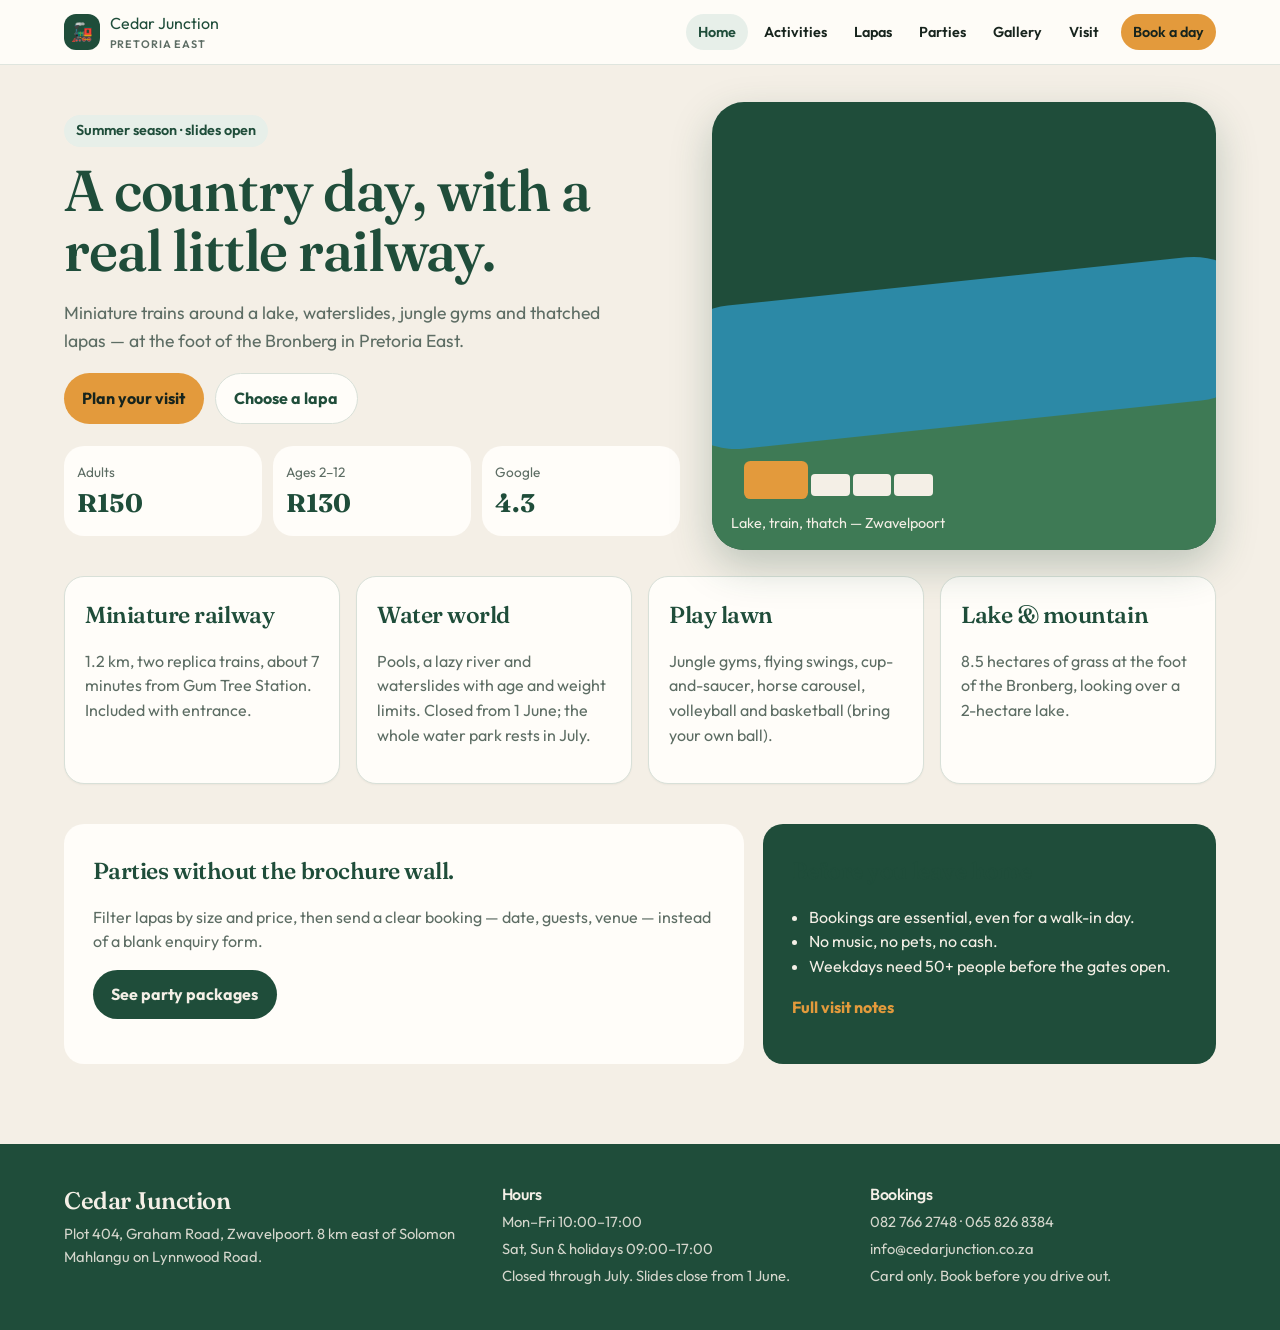
<file: docs/index.html>
<!DOCTYPE html>
<html lang="en">
<head>
  <meta charset="utf-8" />
  <meta name="viewport" content="width=device-width, initial-scale=1" />
  <title>Cedar Junction · Pretoria East</title>
  <link rel="preconnect" href="https://fonts.googleapis.com" />
  <link href="https://fonts.googleapis.com/css2?family=Fraunces:opsz,wght@9..144,560&family=Outfit:wght@400;600;700&display=swap" rel="stylesheet" />
  <link rel="stylesheet" href="css/styles.css" />
</head>
<body data-page="home">
  <main class="wrap">
    <section class="hero">
      <div>
        <p class="pill">Summer season · slides open</p>
        <h1>A country day, with a real little railway.</h1>
        <p class="lede">Miniature trains around a lake, waterslides, jungle gyms and thatched lapas — at the foot of the Bronberg in Pretoria East.</p>
        <div class="row">
          <a class="btn gold" href="book.html">Plan your visit</a>
          <a class="btn ghost" href="venues.html">Choose a lapa</a>
        </div>
        <dl class="stats">
          <div class="stat"><span>Adults</span><strong>R150</strong></div>
          <div class="stat"><span>Ages 2–12</span><strong>R130</strong></div>
          <div class="stat"><span>Google</span><strong>4.3</strong></div>
        </dl>
      </div>
      <div class="stage" aria-hidden="true">
        <div class="grass"></div>
        <div class="lake"></div>
        <div class="train"><span class="engine"></span><span class="car"></span><span class="car"></span><span class="car"></span></div>
        <p>Lake, train, thatch — Zwavelpoort</p>
      </div>
    </section>
    <section class="grid4" id="attractions"></section>
    <section class="split">
      <div class="panel">
        <h2>Parties without the brochure wall.</h2>
        <p class="muted">Filter lapas by size and price, then send a clear booking — date, guests, venue — instead of a blank enquiry form.</p>
        <p><a class="btn cedar" href="packages.html">See party packages</a></p>
      </div>
      <div class="panel dark">
        <h2>Before you leave home</h2>
        <ul>
          <li>Bookings are essential, even for a walk-in day.</li>
          <li>No music, no pets, no cash.</li>
          <li>Weekdays need 50+ people before the gates open.</li>
        </ul>
        <a href="visit.html">Full visit notes</a>
      </div>
    </section>
  </main>
  <script src="js/data.js"></script>
  <script src="js/site.js"></script>
  <script>
    document.getElementById("attractions").innerHTML = CJ.attractions.map(([name, detail]) =>
      `<article class="card"><h2>${name}</h2><p class="muted">${detail}</p></article>`).join("");
  </script>
</body>
</html>
</file>
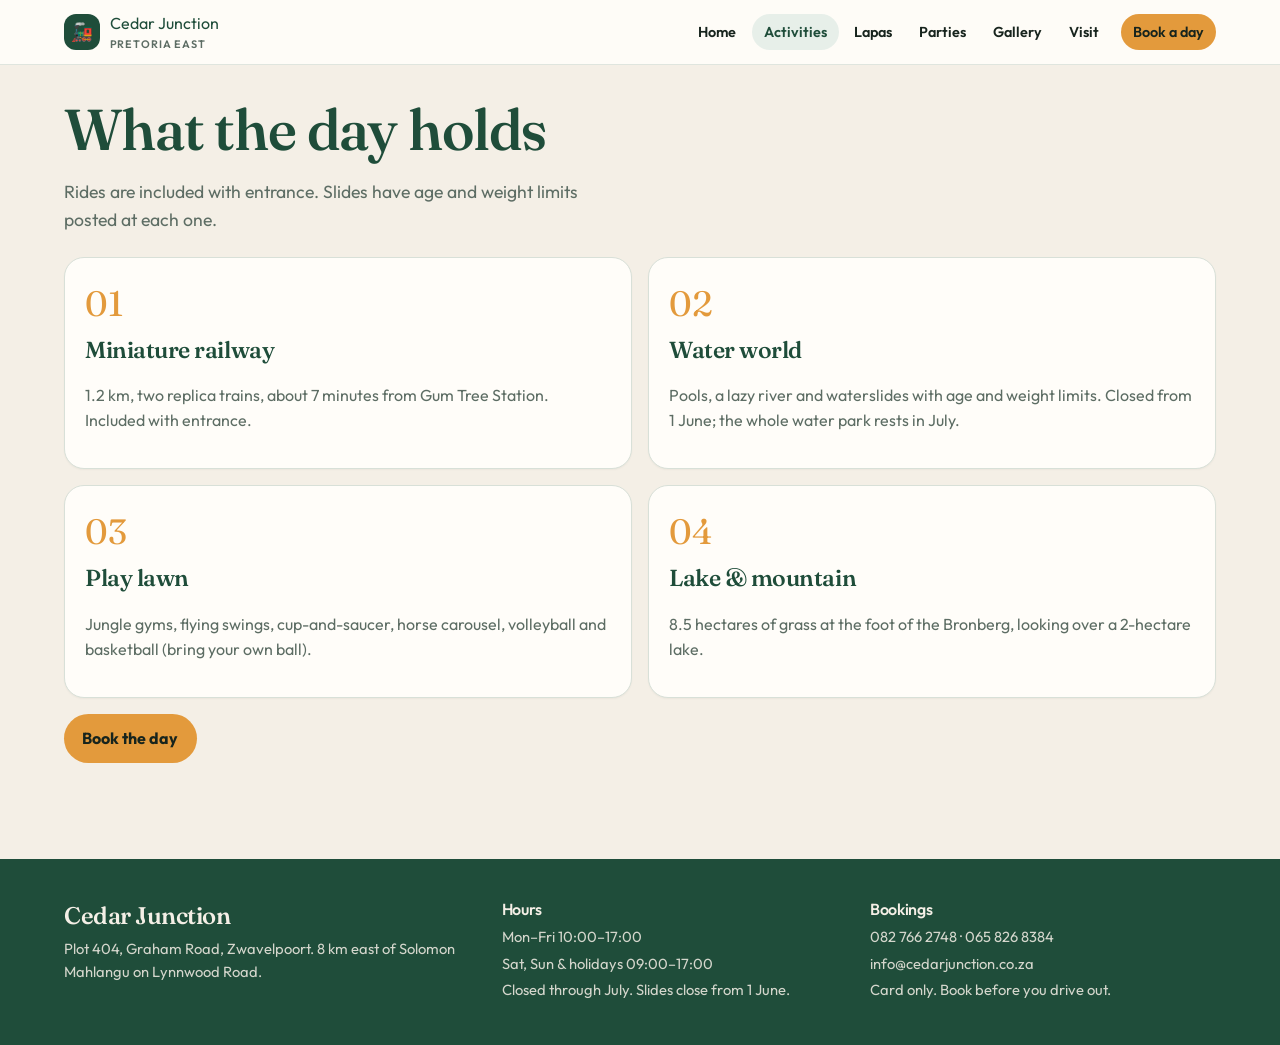
<file: docs/activities.html>
<!DOCTYPE html>
<html lang="en">
<head>
  <meta charset="utf-8" />
  <meta name="viewport" content="width=device-width, initial-scale=1" />
  <title>Activities · Cedar Junction</title>
  <link href="https://fonts.googleapis.com/css2?family=Fraunces:opsz,wght@9..144,560&family=Outfit:wght@400;600;700&display=swap" rel="stylesheet" />
  <link rel="stylesheet" href="css/styles.css" />
</head>
<body data-page="activities">
  <main class="wrap">
    <h1>What the day holds</h1>
    <p class="lede">Rides are included with entrance. Slides have age and weight limits posted at each one.</p>
    <ol class="grid2" id="list" style="list-style:none;padding:0"></ol>
    <p><a class="btn gold" href="book.html">Book the day</a></p>
  </main>
  <script src="js/data.js"></script>
  <script src="js/site.js"></script>
  <script>
    document.getElementById("list").innerHTML = CJ.attractions.map(([name, detail], i) =>
      `<li class="card"><span class="num">${String(i + 1).padStart(2, "0")}</span><h2>${name}</h2><p class="muted">${detail}</p></li>`).join("");
  </script>
</body>
</html>
</file>
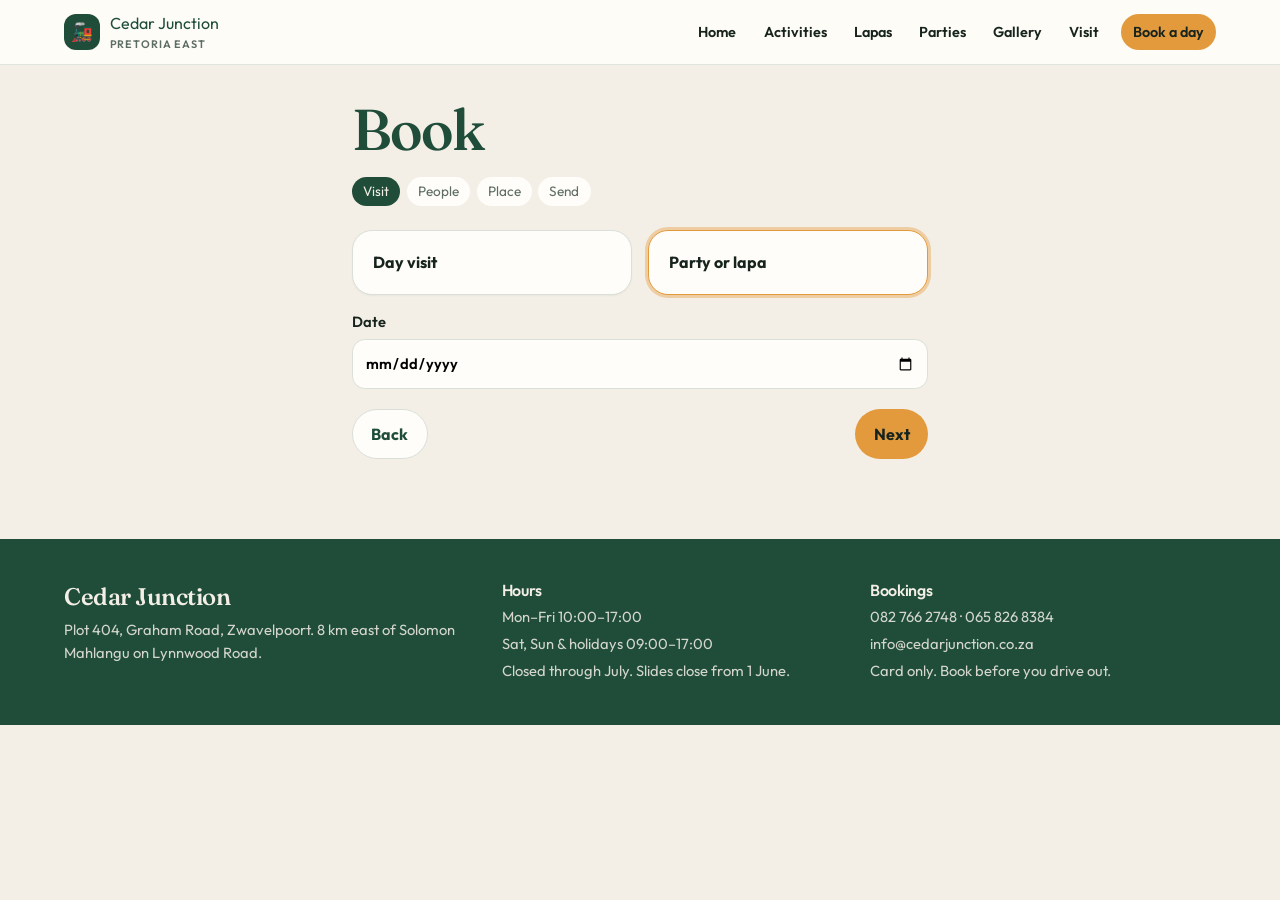
<file: docs/book.html>
<!DOCTYPE html>
<html lang="en">
<head>
  <meta charset="utf-8" />
  <meta name="viewport" content="width=device-width, initial-scale=1" />
  <title>Book · Cedar Junction</title>
  <link href="https://fonts.googleapis.com/css2?family=Fraunces:opsz,wght@9..144,560&family=Outfit:wght@400;600;700&display=swap" rel="stylesheet" />
  <link rel="stylesheet" href="css/styles.css" />
</head>
<body data-page="book">
  <main class="wrap" style="max-width:36rem" id="app"></main>
  <script src="js/data.js"></script>
  <script src="js/site.js"></script>
  <script>
    const params = new URLSearchParams(location.search);
    const steps = ["Visit", "People", "Place", "Send"];
    const state = {
      step: 0,
      kind: "Party or lapa",
      date: "",
      adults: 4,
      children: 6,
      venueId: params.get("venue") || "lapa-6",
      name: "",
      phone: "",
      note: "",
      ref: null
    };
    const app = document.getElementById("app");
    function venue() { return CJ.venues.find((v) => v.id === state.venueId) || CJ.venues[0]; }
    function entrance() { return state.adults * 150 + state.children * 130; }

    function render() {
      if (state.ref) {
        app.innerHTML = `<section class="center"><p class="price">Request received</p><h1>We’ll confirm ${state.ref}</h1><p class="muted">This is a request, not a paid ticket. Call 082 766 2748 if your date is inside 48 hours. Keep your reference for the gate.</p></section>`;
        return;
      }
      const v = venue();
      const guests = state.adults + state.children;
      let body = "";
      if (state.step === 0) {
        body = `<div class="grid2">
          ${["Day visit", "Party or lapa"].map((k) => `<button class="card ${state.kind === k ? "on" : ""}" data-kind="${k}" type="button"><strong>${k}</strong></button>`).join("")}
        </div>
        <label style="margin-top:1rem">Date<input type="date" id="date" value="${state.date}" /></label>`;
      } else if (state.step === 1) {
        body = `<div class="grid2">
          ${[["Adults", "adults"], ["Children 2–12", "children"]].map(([label, key]) => `
            <div class="card"><p class="muted">${label}</p><div class="count">
              <button type="button" data-dec="${key}">−</button>
              <span class="display" style="font-size:2rem;color:var(--cedar)">${state[key]}</span>
              <button type="button" data-inc="${key}">+</button>
            </div></div>`).join("")}
          <p class="muted" style="grid-column:1/-1">Entrance estimate R${entrance()}. Public-holiday rates are higher and confirmed with your booking.</p>
        </div>`;
      } else if (state.step === 2) {
        body = state.kind === "Day visit"
          ? `<p class="card">No lapa hire. Arrive early on busy days — a day booking does not guarantee a spot if the park is full.</p>`
          : `<label>Venue for ${guests} people<select id="venue">${CJ.venues.map((item) => `<option value="${item.id}" ${item.id === state.venueId ? "selected" : ""}>${item.name} · ${item.capacity} · R${item.price}</option>`).join("")}</select></label>`;
      } else {
        body = `<label>Your name<input id="name" value="${state.name}" /></label>
          <label style="margin-top:.6rem">Mobile<input id="phone" value="${state.phone}" /></label>
          <label style="margin-top:.6rem">Note<textarea id="note" rows="3">${state.note}</textarea></label>
          <div class="summary">
            <p>${state.kind} · ${state.date || "date TBC"} · ${state.adults} adults, ${state.children} children</p>
            ${state.kind === "Party or lapa" ? `<p>${v.name} hire R${v.price}</p>` : ""}
            <p>Entrance estimate R${entrance()}</p>
          </div>`;
      }
      app.innerHTML = `<h1>Book</h1>
        <div class="steps">${steps.map((s, i) => `<span class="${i === state.step ? "on" : ""}">${s}</span>`).join("")}</div>
        ${body}
        <div class="row" style="justify-content:space-between">
          <button class="btn ghost" type="button" id="back" ${state.step === 0 ? "disabled" : ""}>Back</button>
          ${state.step < 3
            ? `<button class="btn gold" type="button" id="next">Next</button>`
            : `<button class="btn cedar" type="button" id="send" ${!state.name || !state.phone ? "disabled" : ""}>Send request</button>`}
        </div>`;
    }

    app.addEventListener("click", (e) => {
      const b = e.target.closest("button");
      if (!b) return;
      if (b.dataset.kind) state.kind = b.dataset.kind;
      if (b.dataset.inc) state[b.dataset.inc] += 1;
      if (b.dataset.dec) state[b.dataset.dec] = Math.max(0, state[b.dataset.dec] - 1);
      if (b.id === "back") state.step = Math.max(0, state.step - 1);
      if (b.id === "next") state.step += 1;
      if (b.id === "send") {
        state.ref = "CJ-" + String(Date.now()).slice(-6);
        const record = { ...state, venue: venue().name, entrance: entrance() };
        const prev = JSON.parse(localStorage.getItem("cj-bookings") || "[]");
        localStorage.setItem("cj-bookings", JSON.stringify([record, ...prev].slice(0, 12)));
      }
      sync();
      render();
    });
    app.addEventListener("change", sync);
    app.addEventListener("input", sync);
    function sync() {
      const date = document.getElementById("date");
      const venueSel = document.getElementById("venue");
      const name = document.getElementById("name");
      const phone = document.getElementById("phone");
      const note = document.getElementById("note");
      if (date) state.date = date.value;
      if (venueSel) state.venueId = venueSel.value;
      if (name) state.name = name.value;
      if (phone) state.phone = phone.value;
      if (note) state.note = note.value;
      const send = document.getElementById("send");
      if (send) send.disabled = !state.name || !state.phone;
    }
    render();
  </script>
</body>
</html>
</file>
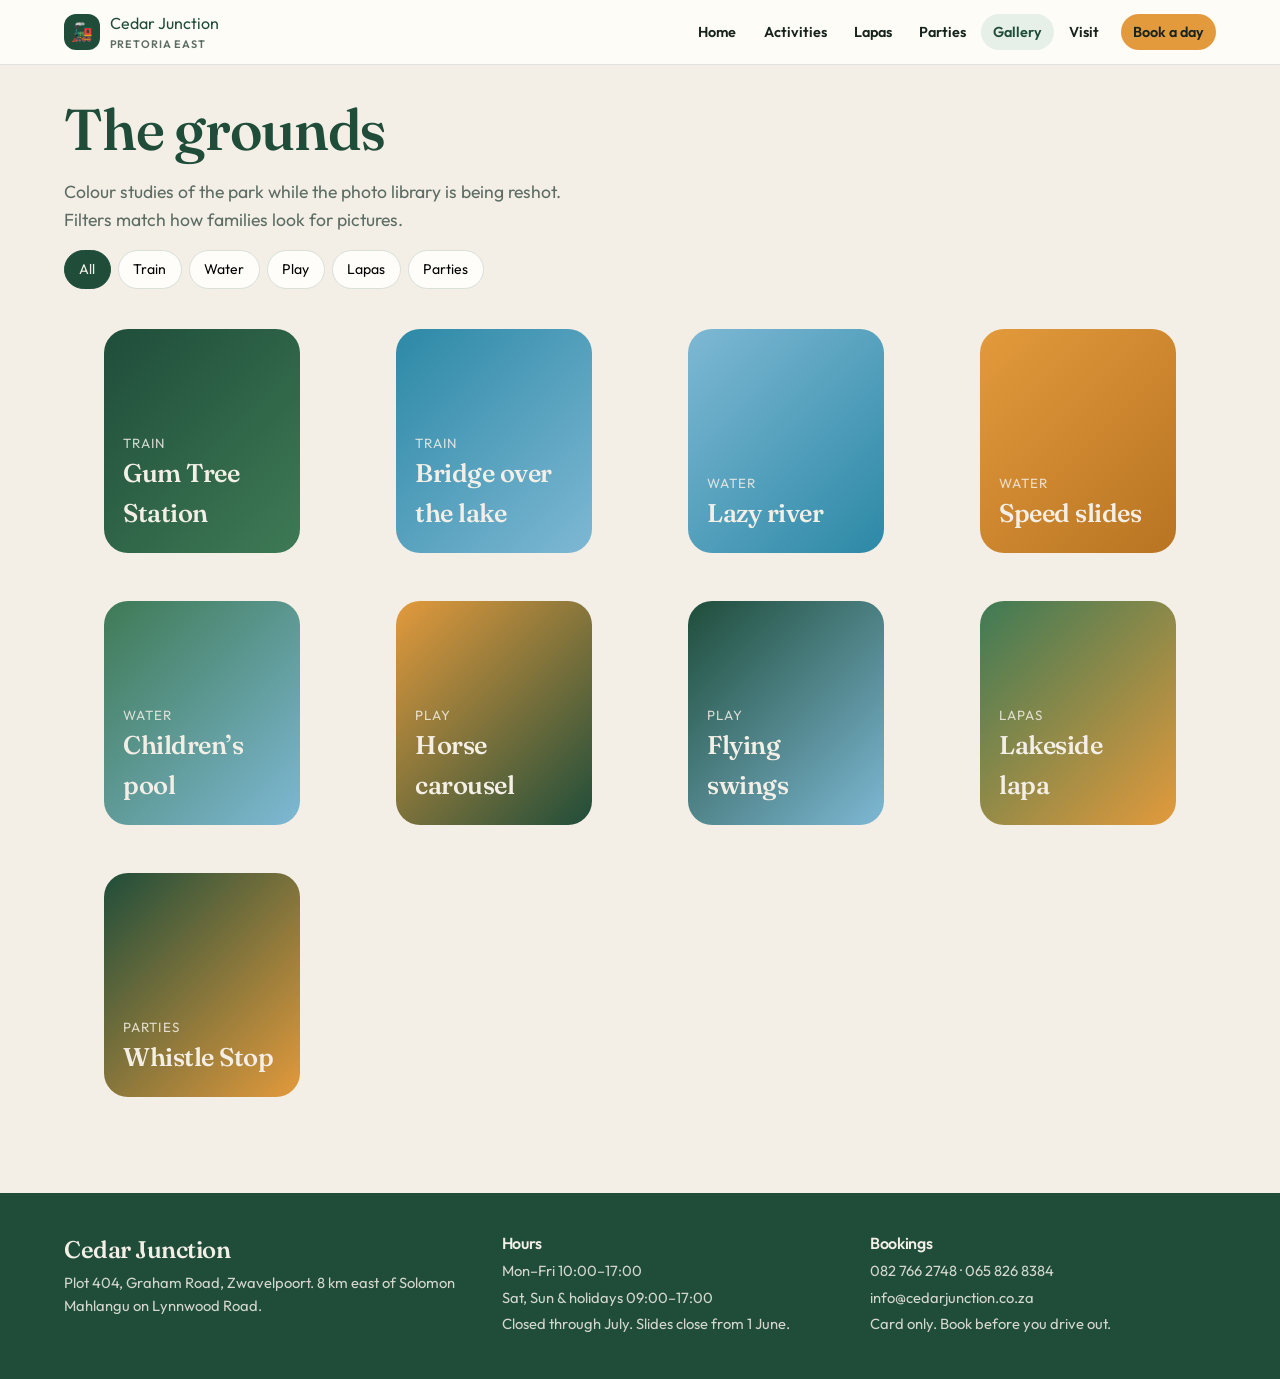
<file: docs/gallery.html>
<!DOCTYPE html>
<html lang="en">
<head>
  <meta charset="utf-8" />
  <meta name="viewport" content="width=device-width, initial-scale=1" />
  <title>Gallery · Cedar Junction</title>
  <link href="https://fonts.googleapis.com/css2?family=Fraunces:opsz,wght@9..144,560&family=Outfit:wght@400;600;700&display=swap" rel="stylesheet" />
  <link rel="stylesheet" href="css/styles.css" />
</head>
<body data-page="gallery">
  <main class="wrap">
    <h1>The grounds</h1>
    <p class="lede">Colour studies of the park while the photo library is being reshot. Filters match how families look for pictures.</p>
    <div class="filters" id="filters"></div>
    <div class="cards" id="grid" style="grid-template-columns:repeat(auto-fill,minmax(16rem,1fr))"></div>
  </main>
  <script src="js/data.js"></script>
  <script src="js/site.js"></script>
  <script>
    const tags = ["All", "Train", "Water", "Play", "Lapas", "Parties"];
    let tag = "All";
    const filters = document.getElementById("filters");
    const grid = document.getElementById("grid");
    function draw() {
      filters.innerHTML = tags.map((t) => `<button class="chip ${t === tag ? "on" : ""}" type="button" data-t="${t}">${t}</button>`).join("");
      grid.innerHTML = CJ.gallery.filter((g) => tag === "All" || g[1] === tag).map(([title, t, bg]) =>
        `<figure class="tile" style="background:${bg}"><small>${t}</small><figcaption class="display" style="font-size:1.6rem">${title}</figcaption></figure>`).join("");
    }
    filters.addEventListener("click", (e) => {
      const b = e.target.closest("button");
      if (!b) return;
      tag = b.dataset.t;
      draw();
    });
    draw();
  </script>
</body>
</html>
</file>
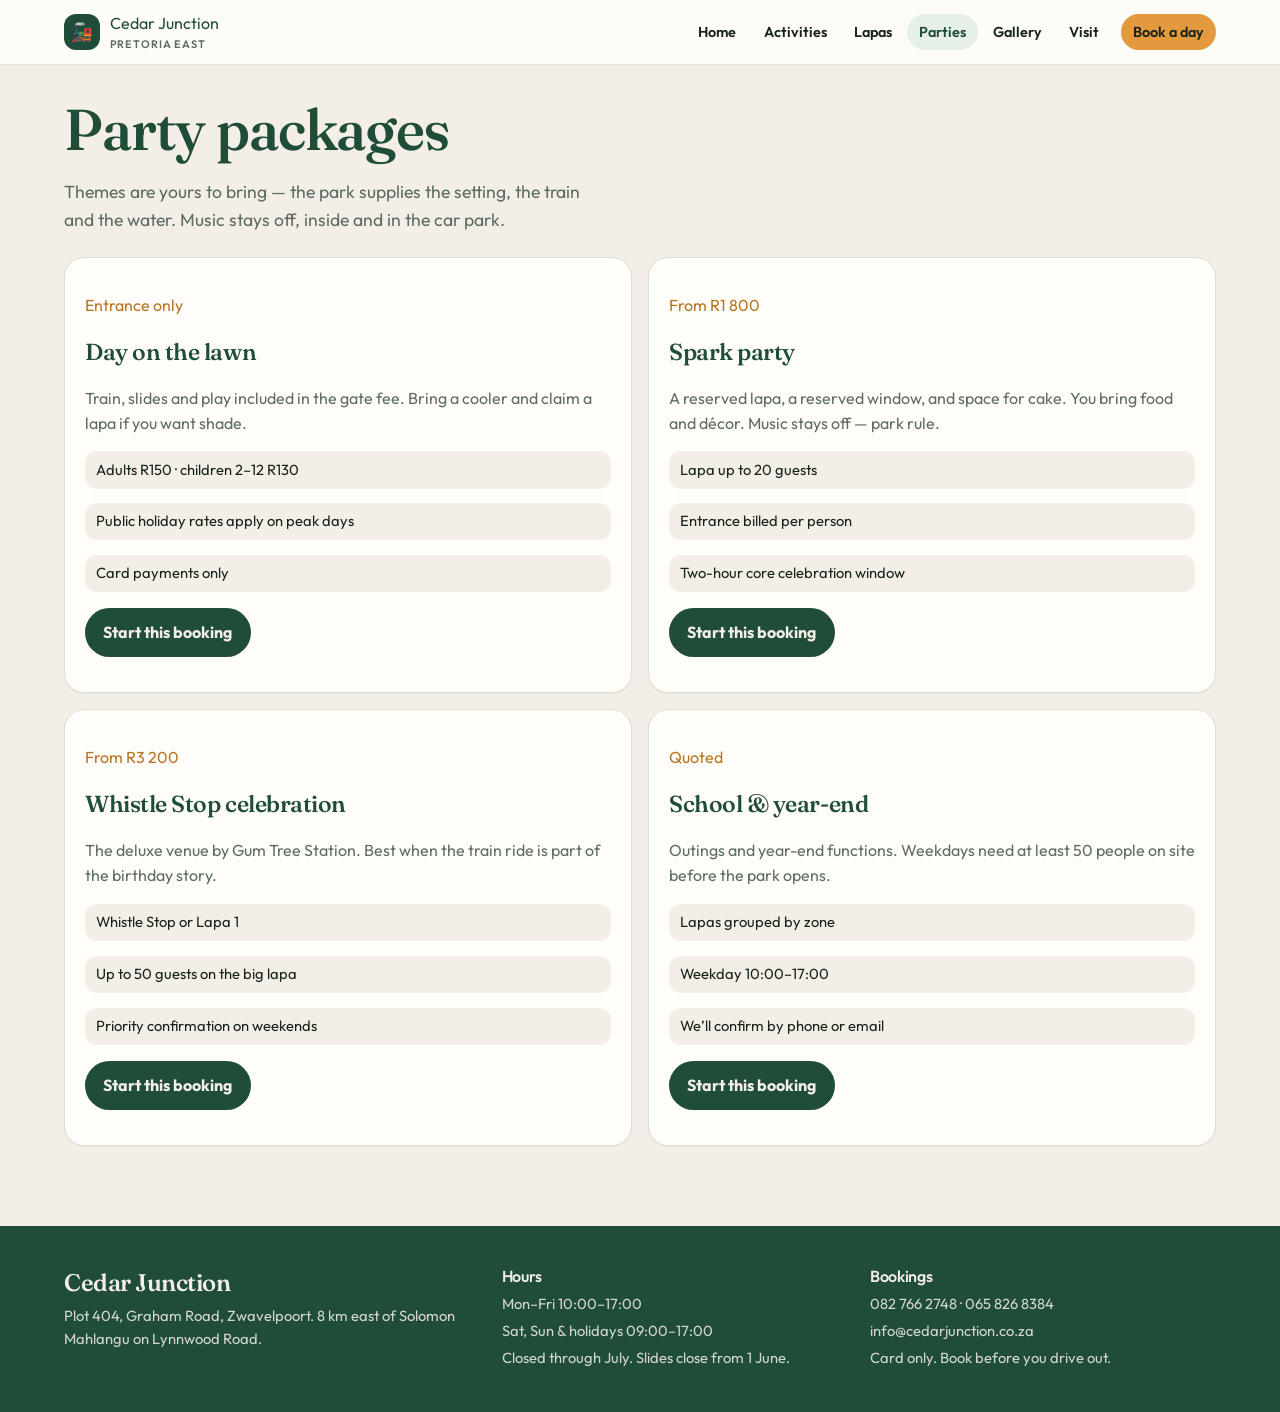
<file: docs/packages.html>
<!DOCTYPE html>
<html lang="en">
<head>
  <meta charset="utf-8" />
  <meta name="viewport" content="width=device-width, initial-scale=1" />
  <title>Parties · Cedar Junction</title>
  <link href="https://fonts.googleapis.com/css2?family=Fraunces:opsz,wght@9..144,560&family=Outfit:wght@400;600;700&display=swap" rel="stylesheet" />
  <link rel="stylesheet" href="css/styles.css" />
</head>
<body data-page="parties">
  <main class="wrap">
    <h1>Party packages</h1>
    <p class="lede">Themes are yours to bring — the park supplies the setting, the train and the water. Music stays off, inside and in the car park.</p>
    <div class="cards" id="list"></div>
  </main>
  <script src="js/data.js"></script>
  <script src="js/site.js"></script>
  <script>
    document.getElementById("list").innerHTML = CJ.packages.map((p) => `
      <article class="card">
        <p class="price">${p.price}</p>
        <h2>${p.name}</h2>
        <p class="muted">${p.blurb}</p>
        ${p.points.map((pt) => `<p class="point">${pt}</p>`).join("")}
        <p><a class="btn cedar" href="book.html">Start this booking</a></p>
      </article>`).join("");
  </script>
</body>
</html>
</file>
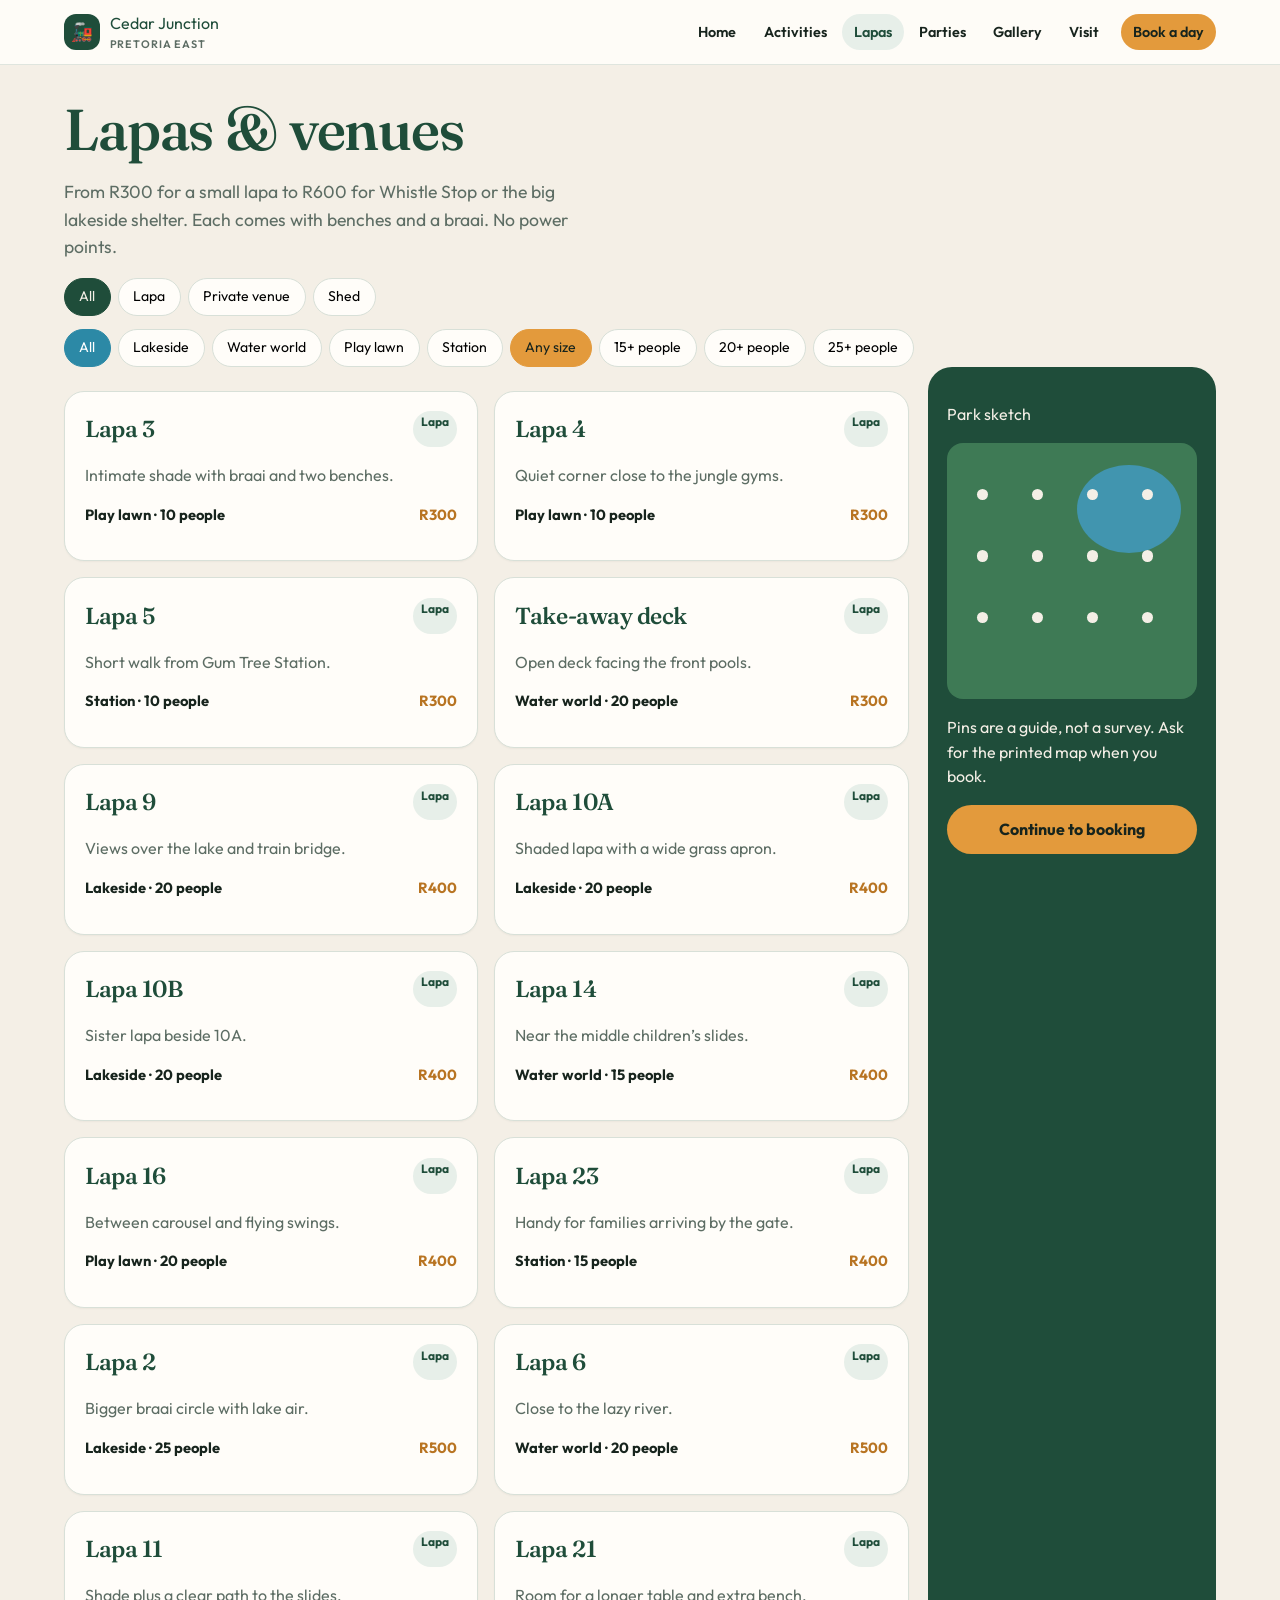
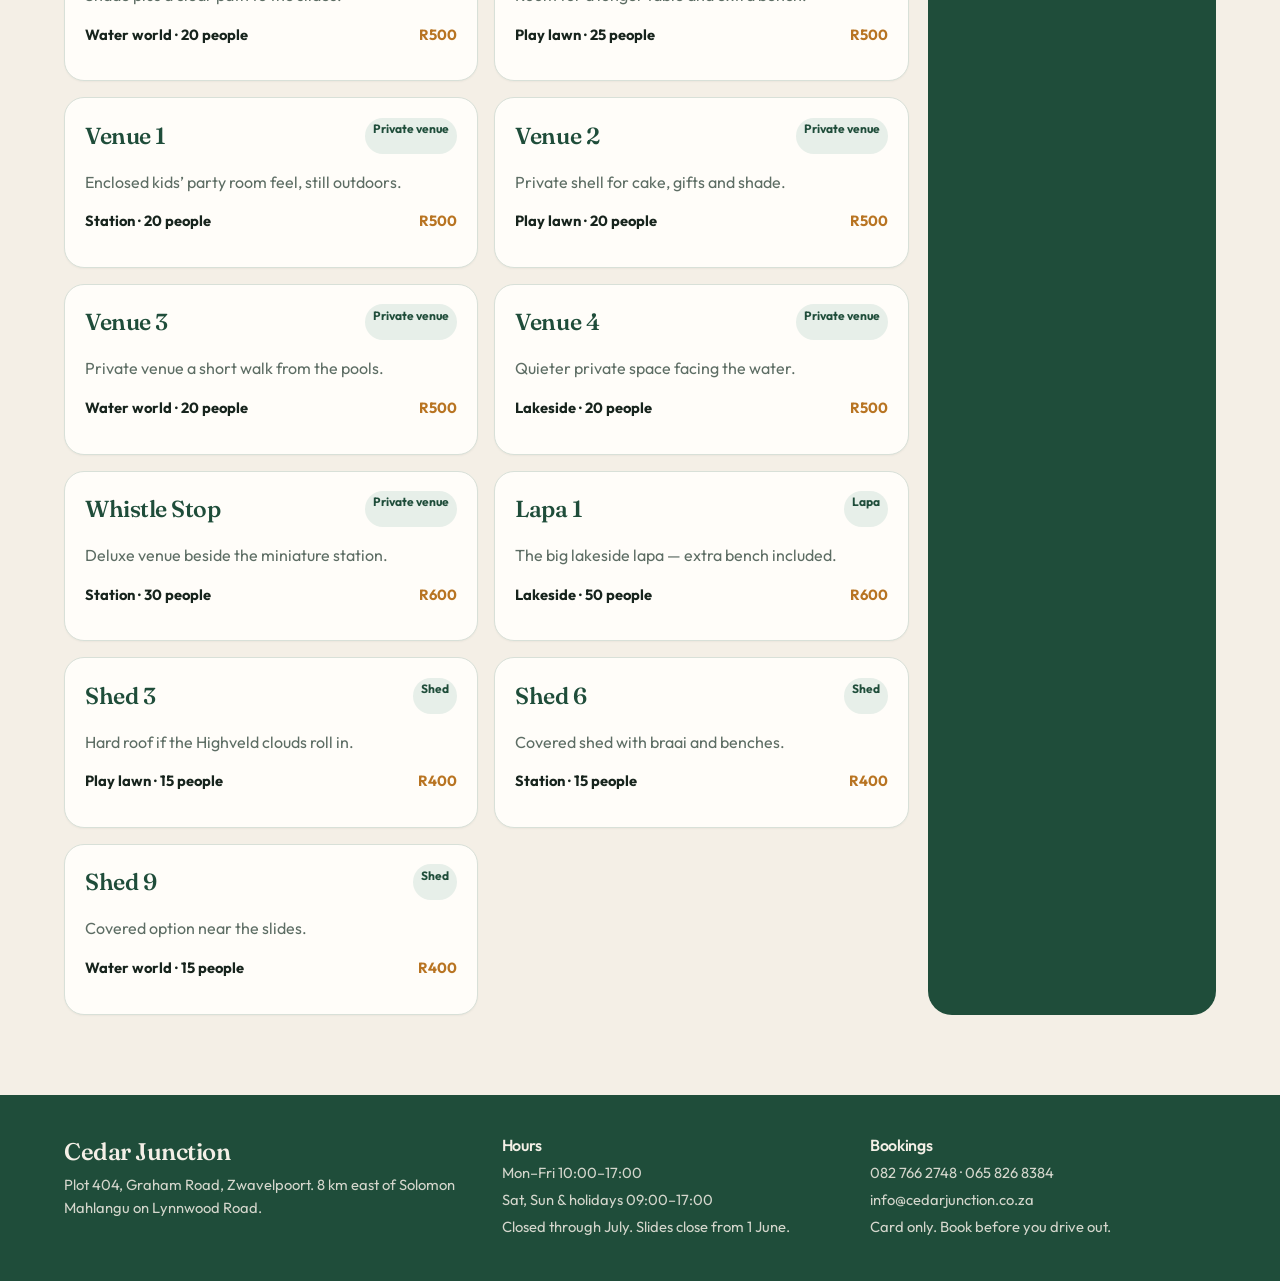
<file: docs/venues.html>
<!DOCTYPE html>
<html lang="en">
<head>
  <meta charset="utf-8" />
  <meta name="viewport" content="width=device-width, initial-scale=1" />
  <title>Lapas · Cedar Junction</title>
  <link href="https://fonts.googleapis.com/css2?family=Fraunces:opsz,wght@9..144,560&family=Outfit:wght@400;600;700&display=swap" rel="stylesheet" />
  <link rel="stylesheet" href="css/styles.css" />
</head>
<body data-page="venues">
  <main class="wrap">
    <h1>Lapas & venues</h1>
    <p class="lede">From R300 for a small lapa to R600 for Whistle Stop or the big lakeside shelter. Each comes with benches and a braai. No power points.</p>
    <div class="filters" id="kinds"></div>
    <div class="filters" id="zones"></div>
    <div class="layout">
      <div class="cards" id="list"></div>
      <aside class="sketch">
        <p>Park sketch</p>
        <div class="map" id="map"><div class="pond"></div></div>
        <p>Pins are a guide, not a survey. Ask for the printed map when you book.</p>
        <a class="btn gold" id="go" href="book.html" style="display:block;text-align:center">Continue to booking</a>
      </aside>
    </div>
  </main>
  <script src="js/data.js"></script>
  <script src="js/site.js"></script>
  <script>
    const kinds = ["All", "Lapa", "Private venue", "Shed"];
    const zones = ["All", "Lakeside", "Water world", "Play lawn", "Station"];
    const caps = [["any", "Any size"], ["15", "15+ people"], ["20", "20+ people"], ["25", "25+ people"]];
    let kind = "All", zone = "All", cap = "any", picked = null;
    const kindEl = document.getElementById("kinds");
    const zoneEl = document.getElementById("zones");
    const list = document.getElementById("list");
    const map = document.getElementById("map");
    const go = document.getElementById("go");

    function drawFilters() {
      kindEl.innerHTML = kinds.map((k) => `<button class="chip ${k === kind ? "on" : ""}" data-k="${k}" type="button">${k}</button>`).join("");
      zoneEl.innerHTML = zones.map((z) => `<button class="chip water ${z === zone ? "on" : ""}" data-z="${z}" type="button">${z}</button>`).join("")
        + caps.map(([c, label]) => `<button class="chip gold ${c === cap ? "on" : ""}" data-c="${c}" type="button">${label}</button>`).join("");
    }
    function draw() {
      drawFilters();
      const items = CJ.venues.filter((v) => {
        if (kind !== "All" && v.kind !== kind) return false;
        if (zone !== "All" && v.zone !== zone) return false;
        if (cap !== "any" && v.capacity < Number(cap)) return false;
        return true;
      });
      list.innerHTML = items.length ? items.map((v) => `
        <button class="card ${picked === v.id ? "on" : ""}" type="button" data-id="${v.id}">
          <div style="display:flex;justify-content:space-between;gap:.5rem"><h2>${v.name}</h2><span class="badge">${v.kind}</span></div>
          <p class="muted">${v.note}</p>
          <p class="meta"><span>${v.zone} · ${v.capacity} people</span><span class="price">R${v.price}</span></p>
        </button>`).join("") : `<p class="muted">Nothing in that mix. Widen the filters.</p>`;
      const pins = CJ.venues.slice(0, 12);
      map.querySelectorAll(".pin").forEach((n) => n.remove());
      pins.forEach((v, i) => {
        const s = document.createElement("span");
        s.className = "pin" + (picked === v.id ? " on" : "");
        s.title = v.name;
        s.style.left = (12 + (i % 4) * 22) + "%";
        s.style.top = (18 + Math.floor(i / 4) * 24) + "%";
        map.appendChild(s);
      });
      go.href = picked ? `book.html?venue=${picked}` : "book.html";
      go.textContent = picked ? "Book this venue" : "Continue to booking";
    }
    document.querySelector("main").addEventListener("click", (e) => {
      const b = e.target.closest("button");
      if (!b) return;
      if (b.dataset.k) kind = b.dataset.k;
      if (b.dataset.z) zone = b.dataset.z;
      if (b.dataset.c) cap = b.dataset.c;
      if (b.dataset.id) picked = b.dataset.id;
      draw();
    });
    draw();
  </script>
</body>
</html>
</file>
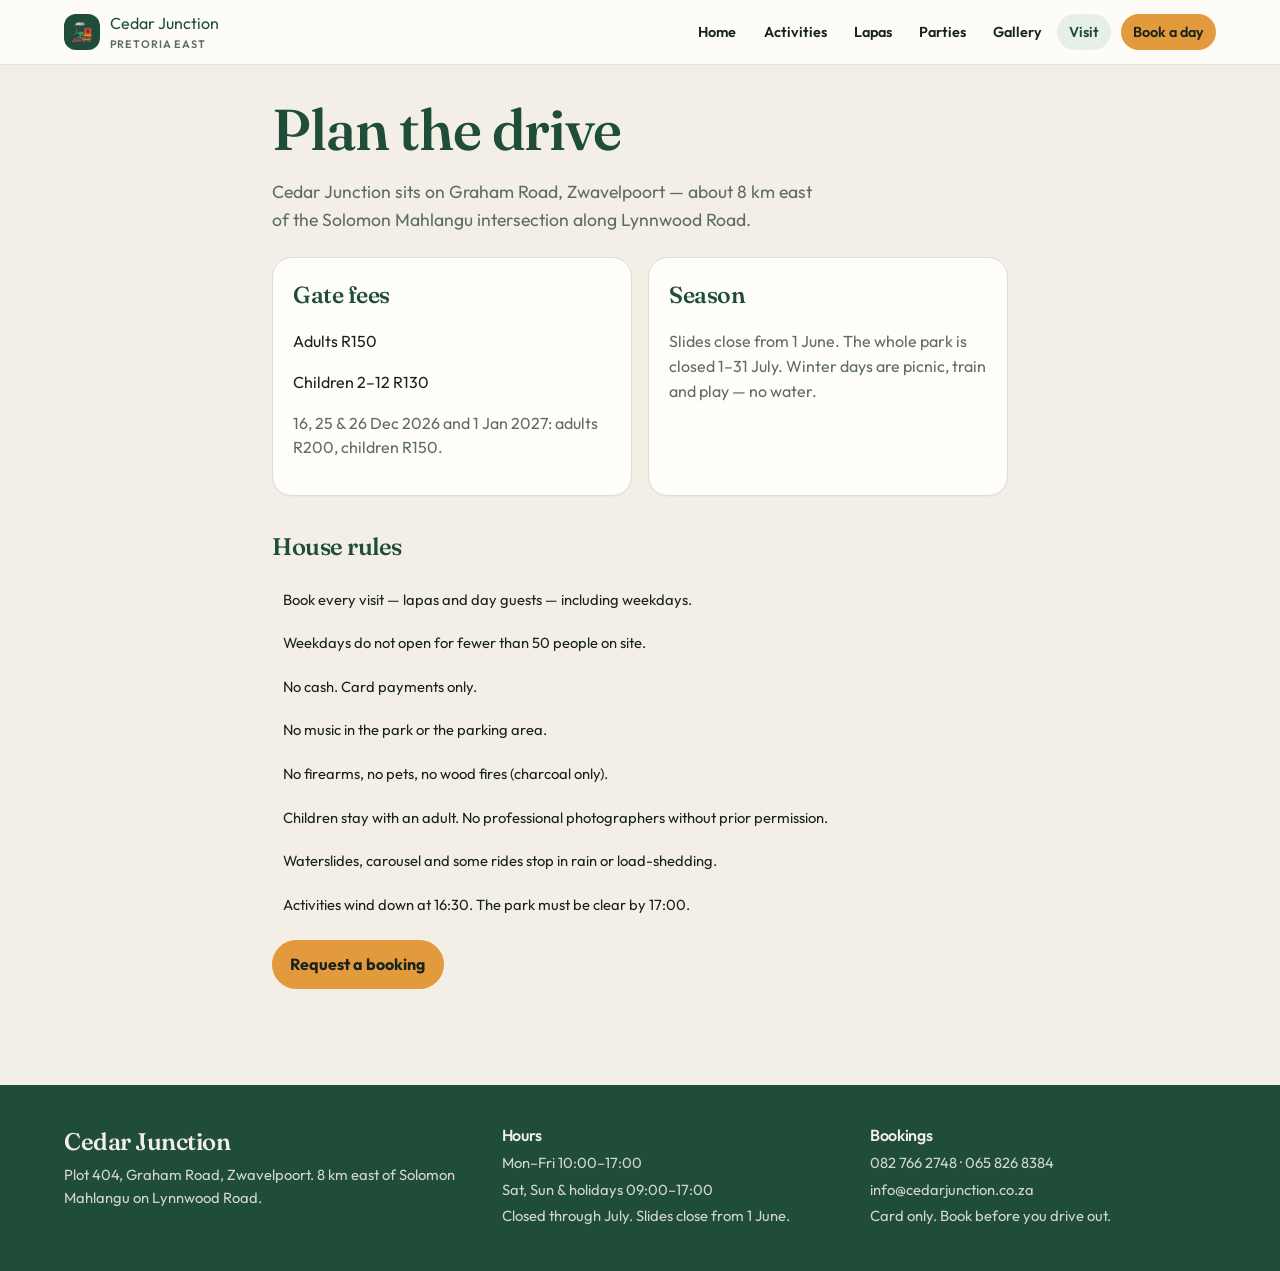
<file: docs/visit.html>
<!DOCTYPE html>
<html lang="en">
<head>
  <meta charset="utf-8" />
  <meta name="viewport" content="width=device-width, initial-scale=1" />
  <title>Visit · Cedar Junction</title>
  <link href="https://fonts.googleapis.com/css2?family=Fraunces:opsz,wght@9..144,560&family=Outfit:wght@400;600;700&display=swap" rel="stylesheet" />
  <link rel="stylesheet" href="css/styles.css" />
</head>
<body data-page="visit">
  <main class="wrap" style="max-width:46rem">
    <h1>Plan the drive</h1>
    <p class="lede">Cedar Junction sits on Graham Road, Zwavelpoort — about 8 km east of the Solomon Mahlangu intersection along Lynnwood Road.</p>
    <div class="grid2">
      <div class="card">
        <h2>Gate fees</h2>
        <p>Adults R150</p>
        <p>Children 2–12 R130</p>
        <p class="muted">16, 25 & 26 Dec 2026 and 1 Jan 2027: adults R200, children R150.</p>
      </div>
      <div class="card">
        <h2>Season</h2>
        <p class="muted">Slides close from 1 June. The whole park is closed 1–31 July. Winter days are picnic, train and play — no water.</p>
      </div>
    </div>
    <h2 style="margin-top:2rem;color:var(--cedar)">House rules</h2>
    <ul id="rules" style="list-style:none;padding:0"></ul>
    <p><a class="btn gold" href="book.html">Request a booking</a></p>
  </main>
  <script src="js/data.js"></script>
  <script src="js/site.js"></script>
  <script>
    document.getElementById("rules").innerHTML = CJ.rules.map((r) => `<li class="point">${r}</li>`).join("");
  </script>
</body>
</html>
</file>
<file: docs/css/styles.css>
:root {
  --ink: #17241d;
  --cedar: #1f4d3a;
  --leaf: #3e7a55;
  --mist: #e7efe9;
  --sky: #7eb8d4;
  --water: #2c89a6;
  --gold: #e39a3c;
  --gold-deep: #b87422;
  --sand: #f4efe6;
  --paper: #fffdf9;
  --muted: #5d6d64;
  --line: #d8e0d8;
  --sans: "Outfit", ui-sans-serif, system-ui, sans-serif;
  --display: "Fraunces", ui-serif, Georgia, serif;
}
* { box-sizing: border-box; }
html { scroll-behavior: smooth; }
body {
  margin: 0;
  background: var(--sand);
  color: var(--ink);
  font-family: var(--sans);
  line-height: 1.55;
}
a { color: inherit; text-decoration: none; }
button, [role="button"] { cursor: pointer; font: inherit; }
h1, h2, h3, .display { font-family: var(--display); font-weight: 560; letter-spacing: -0.02em; margin: 0; }
img { max-width: 100%; }

.wrap { width: min(72rem, calc(100% - 2rem)); margin-inline: auto; }
header.site {
  position: sticky; top: 0; z-index: 40;
  border-bottom: 1px solid color-mix(in srgb, var(--line) 80%, transparent);
  background: color-mix(in srgb, var(--paper) 90%, transparent);
  backdrop-filter: blur(12px);
}
.bar { display: flex; align-items: center; justify-content: space-between; height: 4rem; }
.brand { display: flex; align-items: center; gap: .6rem; color: var(--cedar); }
.mark {
  width: 2.25rem; height: 2.25rem; border-radius: .75rem;
  background: var(--cedar); color: var(--sand);
  display: grid; place-items: center; font-size: 1.1rem;
}
.brand small { display: block; font-size: .68rem; letter-spacing: .08em; text-transform: uppercase; color: var(--muted); font-weight: 600; }
nav.desk { display: none; align-items: center; gap: .2rem; }
nav.desk a { border-radius: 999px; padding: .45rem .75rem; font-size: .9rem; font-weight: 600; }
nav.desk a.on { background: var(--mist); color: var(--cedar); }
.bookbtn { background: var(--gold); color: var(--ink); margin-left: .4rem; }
.menu-btn {
  width: 2.75rem; height: 2.75rem; border-radius: .75rem;
  border: 1px solid var(--line); background: var(--paper);
}
nav.mob { display: none; border-top: 1px solid var(--line); background: var(--paper); padding: .6rem 1rem 1rem; }
nav.mob.open { display: flex; flex-direction: column; gap: .25rem; }
nav.mob a { padding: .7rem .6rem; border-radius: .75rem; font-weight: 600; }
.float {
  position: fixed; right: 1rem; bottom: 1rem; z-index: 30;
  background: var(--gold); color: var(--ink); font-weight: 700;
  border-radius: 999px; padding: .75rem 1.15rem; box-shadow: 0 8px 24px rgba(0,0,0,.15);
}

main { padding: 2.2rem 0 3rem; }
.hero { display: grid; gap: 2rem; align-items: center; }
.pill {
  display: inline-flex; gap: .4rem; align-items: center;
  background: var(--mist); color: var(--cedar); border-radius: 999px;
  padding: .3rem .75rem; font-size: .9rem; font-weight: 600;
}
h1 { font-size: clamp(2.4rem, 6vw, 3.6rem); line-height: 1.05; color: var(--cedar); }
.lede { max-width: 34rem; font-size: 1.1rem; color: var(--muted); }
.row { display: flex; flex-wrap: wrap; gap: .7rem; margin-top: 1.2rem; }
.btn {
  display: inline-flex; align-items: center; gap: .35rem;
  border-radius: 999px; padding: .75rem 1.15rem; font-weight: 700; border: 0;
}
.btn.gold { background: var(--gold); color: var(--ink); }
.btn.cedar { background: var(--cedar); color: var(--sand); }
.btn.ghost { background: var(--paper); border: 1px solid var(--line); color: var(--cedar); }
.stats { display: grid; grid-template-columns: repeat(3, 1fr); gap: .7rem; margin-top: 1.4rem; }
.stat, .card, .panel { background: var(--paper); border-radius: 1.25rem; }
.stat { padding: .8rem; }
.stat span { color: var(--muted); font-size: .85rem; }
.stat strong { display: block; font-family: var(--display); font-size: 1.6rem; color: var(--cedar); }

.stage {
  position: relative; height: 20rem; border-radius: 2rem; overflow: hidden;
  background: var(--cedar); box-shadow: 0 16px 40px rgba(31,77,58,.25); color: var(--sand);
}
.stage .grass { position: absolute; inset: auto 0 0; height: 40%; background: var(--leaf); }
.stage .lake { position: absolute; right: -10%; bottom: 28%; height: 9rem; width: 120%; background: var(--water); border-radius: 999px; transform: rotate(-6deg); }
.stage .train { position: absolute; left: 2rem; bottom: 3.2rem; display: flex; align-items: flex-end; gap: .2rem; }
.stage .engine { width: 4rem; height: 2.4rem; background: var(--gold); border-radius: .4rem; }
.stage .car { width: 2.4rem; height: 1.4rem; background: var(--sand); border-radius: .25rem; margin-bottom: .2rem; }
.stage p { position: absolute; left: 1.2rem; bottom: 1rem; margin: 0; font-size: .9rem; }

.grid4, .grid2, .cards { display: grid; gap: 1rem; margin-top: 1.5rem; }
.card { border: 1px solid var(--line); padding: 1.2rem 1.25rem; box-shadow: 0 1px 2px rgba(0,0,0,.04); text-align: left; width: 100%; color: inherit; }
.card h2, .panel h2 { color: var(--cedar); font-size: 1.45rem; }
.muted { color: var(--muted); }
.card .meta { display: flex; justify-content: space-between; font-weight: 700; font-size: .92rem; margin-top: 1rem; }
.price { color: var(--gold-deep); }
.badge { background: var(--mist); color: var(--cedar); border-radius: 999px; padding: .15rem .5rem; font-size: .75rem; font-weight: 700; }
.card.on { border-color: var(--gold); box-shadow: 0 0 0 3px color-mix(in srgb, var(--gold) 40%, transparent); }

.split { display: grid; gap: 1.2rem; margin-top: 2.5rem; }
.panel { padding: 1.8rem; }
.panel.dark { background: var(--cedar); color: var(--sand); }
.panel.dark a { color: var(--gold); font-weight: 700; }
.panel ul { padding-left: 1.1rem; }

.filters { display: flex; flex-wrap: wrap; gap: .45rem; margin-top: .8rem; }
.chip { border-radius: 999px; border: 1px solid var(--line); background: var(--paper); padding: .45rem .9rem; font-size: .88rem; }
.chip.on { background: var(--cedar); color: var(--sand); border-color: var(--cedar); }
.chip.water.on { background: var(--water); border-color: var(--water); color: white; }
.chip.gold.on { background: var(--gold); border-color: var(--gold); color: var(--ink); }

.layout { display: grid; gap: 1.2rem; }
.sketch { background: var(--cedar); color: var(--sand); border-radius: 1.5rem; padding: 1.2rem; }
.map { position: relative; height: 16rem; border-radius: 1rem; background: var(--leaf); margin-top: .6rem; overflow: hidden; }
.pond { position: absolute; top: 1.4rem; right: 1rem; width: 6.5rem; height: 5.5rem; border-radius: 50%; background: color-mix(in srgb, var(--water) 90%, white); }
.pin { position: absolute; width: .7rem; height: .7rem; border-radius: 50%; background: var(--sand); }
.pin.on { background: var(--gold); transform: scale(1.3); }

.tile {
  height: 14rem; border-radius: 1.5rem; padding: 1.2rem; color: var(--sand);
  display: flex; flex-direction: column; justify-content: flex-end;
}
.tile small { letter-spacing: .08em; text-transform: uppercase; opacity: .85; }
.num { font-family: var(--display); font-size: 2.2rem; color: var(--gold); }
.point { background: var(--sand); border-radius: .75rem; padding: .45rem .7rem; font-size: .92rem; margin-top: .4rem; }

label { display: block; font-size: .92rem; font-weight: 600; }
input, select, textarea {
  width: 100%; margin-top: .3rem; border: 1px solid var(--line); background: var(--paper);
  border-radius: .8rem; padding: .75rem; font: inherit;
}
.steps { display: flex; flex-wrap: wrap; gap: .4rem; margin: 1rem 0; }
.steps span { border-radius: 999px; padding: .25rem .7rem; background: var(--paper); color: var(--muted); font-size: .85rem; }
.steps span.on { background: var(--cedar); color: var(--sand); }
.count { display: flex; align-items: center; justify-content: space-between; }
.count button { width: 2.6rem; height: 2.6rem; border: 0; border-radius: 50%; background: var(--mist); font-size: 1.2rem; }
.summary { background: var(--cedar); color: var(--sand); border-radius: 1rem; padding: 1rem; font-size: .92rem; }
.center { text-align: center; max-width: 34rem; margin: 2rem auto; }

footer.site { background: var(--cedar); color: var(--sand); margin-top: 2rem; }
footer.site .wrap { display: grid; gap: 1.4rem; padding: 2.4rem 0; }
footer.site p { margin: .25rem 0; font-size: .92rem; color: color-mix(in srgb, var(--sand) 85%, transparent); }
footer.site h3 { color: var(--sand); font-size: 1rem; font-family: var(--sans); }

@media (min-width: 800px) {
  nav.desk { display: flex; }
  .menu-btn, nav.mob, .float { display: none; }
  .hero { grid-template-columns: 1.1fr .9fr; }
  .grid4 { grid-template-columns: repeat(4, 1fr); }
  .grid2, .cards { grid-template-columns: 1fr 1fr; }
  .split { grid-template-columns: 1.2fr .8fr; }
  .layout { grid-template-columns: 1fr 18rem; }
  .stage { height: 28rem; }
  footer.site .wrap { grid-template-columns: 1.2fr 1fr 1fr; }
}
@media (prefers-reduced-motion: reduce) {
  html { scroll-behavior: auto; }
}
</file>
